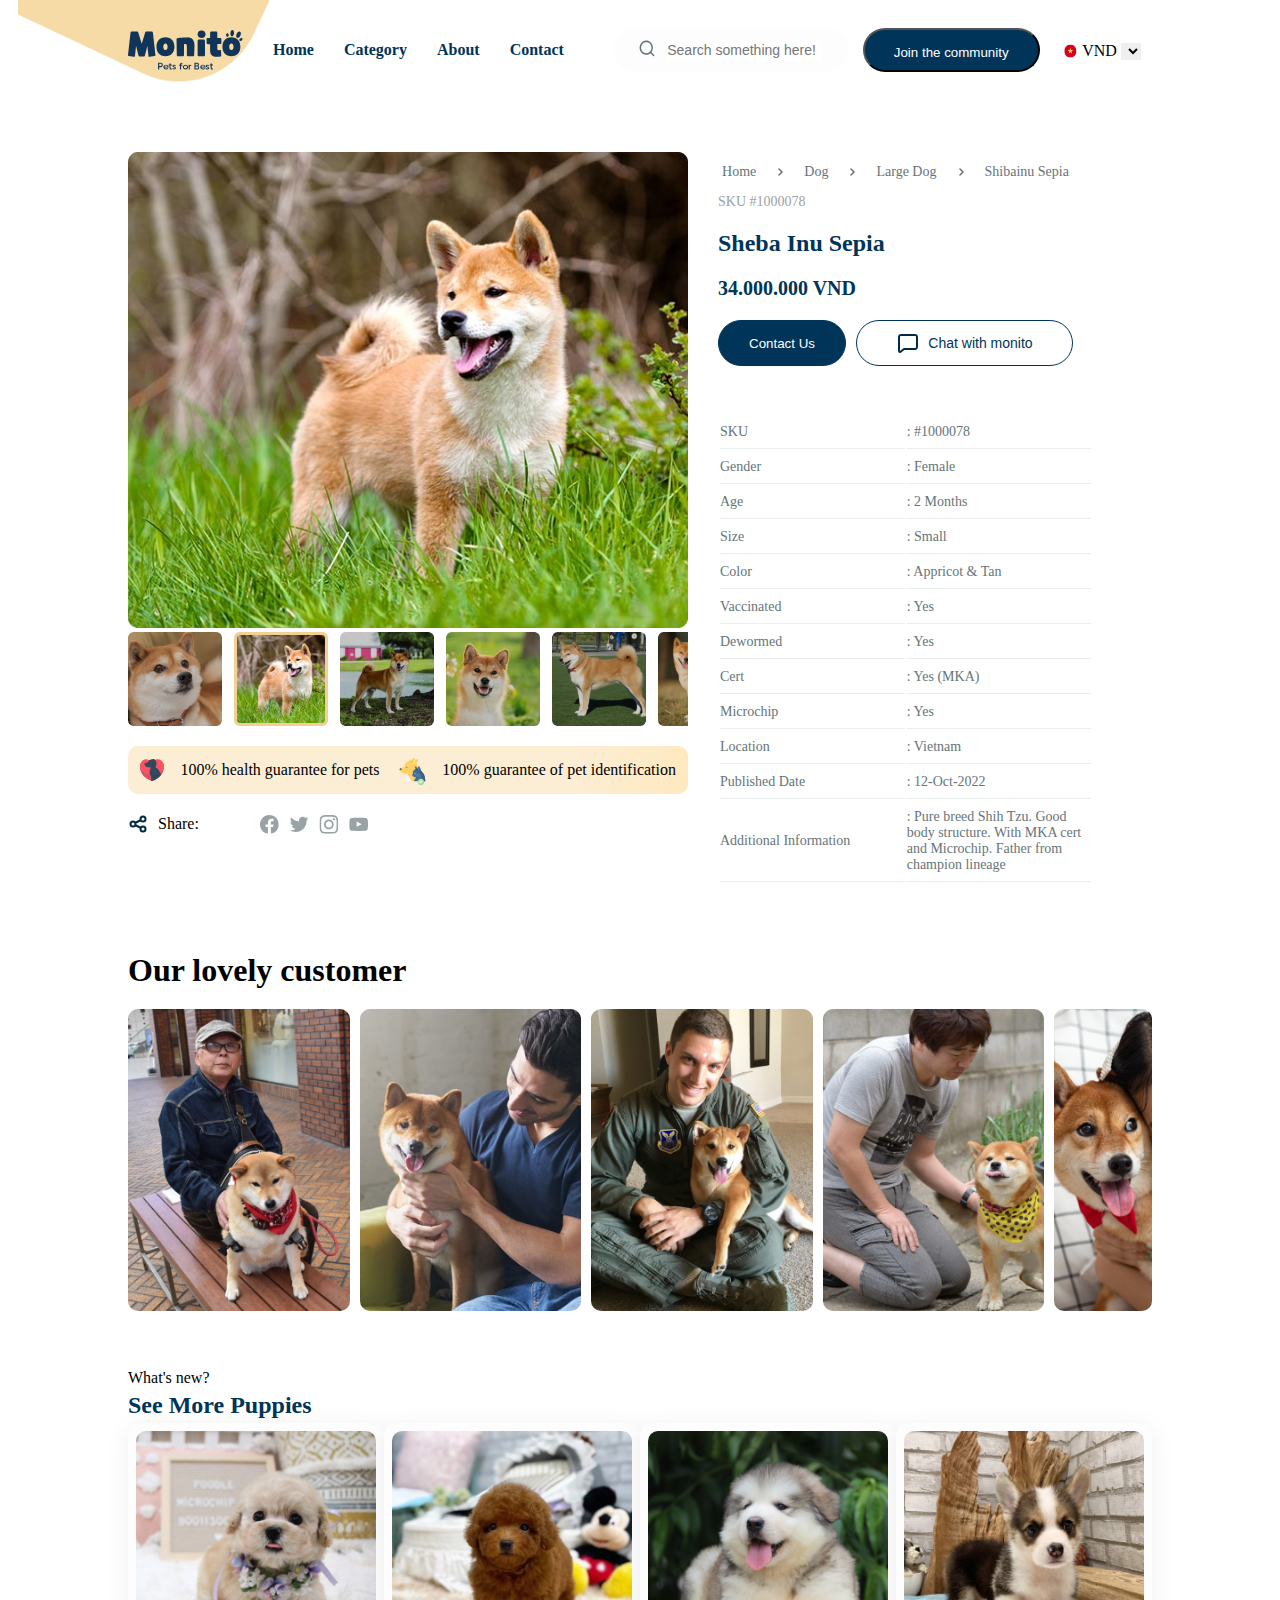
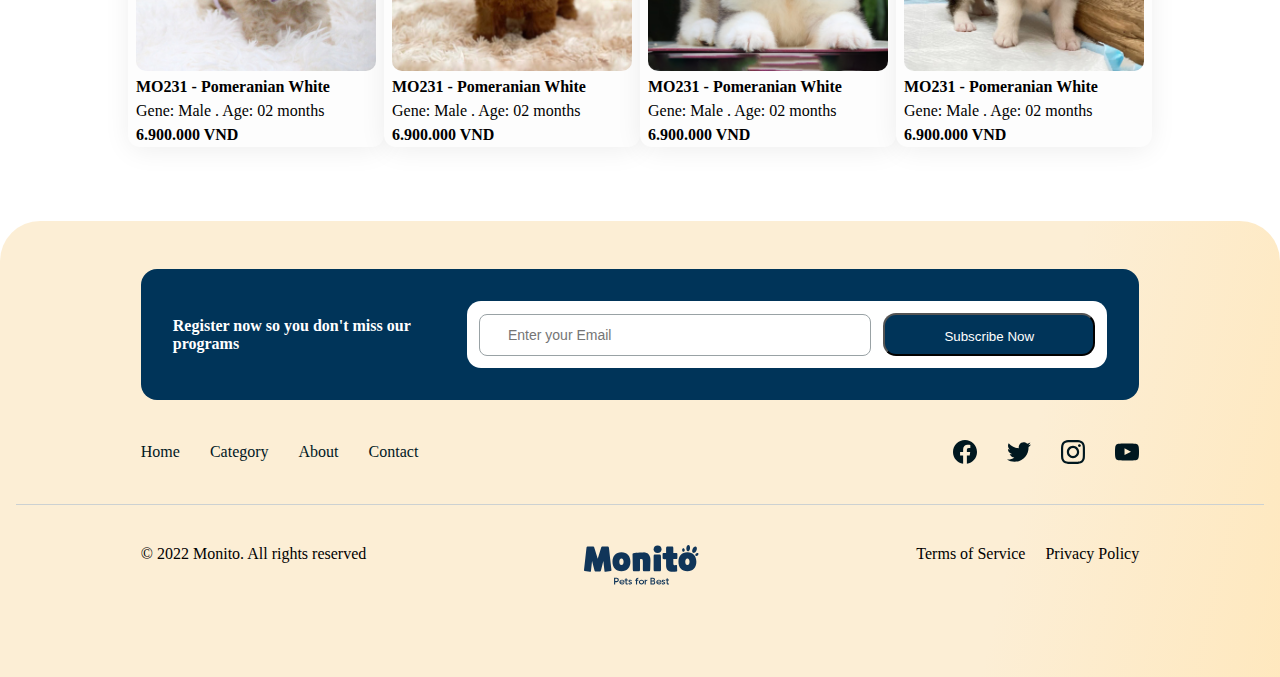
<file: product-details.html>
<!DOCTYPE html>
<html lang="en">
  <head>
    <meta charset="UTF-8" />
    <meta name="viewport" content="width=device-width, initial-scale=1.0" />
    <title>Monito | E-Commerce</title>
    <link rel="preconnect" href="https://fonts.googleapis.com" />
    <link rel="preconnect" href="https://fonts.gstatic.com" crossorigin />
    <link
      href="https://fonts.googleapis.com/css2?family=Barlow:ital,wght@0,300;0,400;0,500;0,700;0,900;1,800&family=Fraunces:ital,opsz,wght@0,9..144,100..900;1,9..144,100..900&family=Glory:ital,wght@0,100..800;1,100..800&family=Kumbh+Sans:wght@100..900&display=swap"
      rel="stylesheet"
    />
    <link rel="stylesheet" href="../styles/product-details.css" />
  </head>
  <body>
    <!-- Header -->
    <header>
      <section id="header">
        <!-- Navigation bar-->
        <nav>
          <div class="navbar">
            <div class="left-nav">
              <!-- Logo -->
              <img src="images/logo.svg" alt="" />
              <!-- Nav Links -->
              <a href="index.html">Home</a>
              <a href="#">Category</a>
              <a href="#">About</a>
              <a href="#">Contact</a>
            </div>

            <form action="">
              <!-- search bar -->
              <div class="input">
                <img src="images/search.svg" alt="" />
                <input type="text" placeholder="Search something here!" />
              </div>
              <!-- nav btn -->
              <button>Join the community</button>
              <div class="nav-dropdown">
                <img src="images/star.svg" alt="" />
                <label for="vnd" class="vnd">VND</label>
                <select name="vnd" id="vnd"></select>
              </div>
            </form>
          </div>
        </nav>
          <!-- mobile navigation -->
        
          <div class="mobile-nav">
          
            <div class="hamburger">
              <span class="bar"></span>
              <span class="bar"></span>
              <span class="bar"></span>
            </div>
            <!-- <a href="#">
              <img src="mobile-images/Hamburger_MD.svg" alt="" />
            </a> -->
            <a href="index.html">
              <img src="mobile-images/Frame (1).svg" alt="" />
            </a>
            <a href="#" class="search">
              <form action="">
                <input type="text" placeholder="Search">
                <img src="mobile-images/Vector.svg" alt="" />
              </form>
            </a>
          </div>
          <div class="m-nav-link">
            <a href="./index.html">Home</a>
                <a href="#">Category</a>
                <a href="#">About</a>
                <a href="#">Contact</a>
          </div>
      </section>
    </header>

    <main>
      <!-- Product details -->
      <section>
        <div class="details">
          <!-- main image -->
          <div class="details-img">
            <div class="main-img">
              <img src="images/details-img/image 2 (1).png" alt="" />
            </div>
            <div class="m-main-img">
              <img src="images/details-img/detailimg.png" alt="">
            </div>
            <!-- Thumbnails -->
            <div class="thumbnails">
              <img src="images/details-img/image 3 (1).png" alt="" />
              <img src="images/details-img/image 4 (1).png" alt="" />
              <img src="images/details-img/image 5 (1).png" alt="" />
              <img src="images/details-img/image 6.png" alt="" />
              <img src="images/details-img/image 7.png" alt="" />
              <img src="images/details-img/image 8 (1).png" alt="" />
            </div>
            <!-- mobile thumbnails -->
            <div class="m-thumnails">
              <img src="./images/details-img/thumbnail1.png" alt="">
              <img src="./images/details-img/thumbnail2.png" alt="">
              <img src="./images/details-img/thumbnail3.png" alt="">
              <img src="./images/details-img/thumbnail4.png" alt="">
              <img src="./images/details-img/thumbnail5.png" alt="">
              <img src="images/details-img/thumbnail6.png" alt="">
            </div>
            <div class="guarantee">
              <img src="images/details-img/Frame.svg" alt="" />
              <p>100% health guarantee for pets</p>
              <img src="images/details-img/Frame 110.svg" alt="" />
              <p>100% guarantee of pet identification</p>
            </div>
            <!-- share button and social icons -->
            <div class="share-social">
              <div class="share">
                <img src="images/details-img/Share_Android.svg" alt="" />
                <p>Share:</p>
              </div>
              <div class="social-nav">
                <img
                  src="images/details-img/Facebook - Negative.svg"
                  alt="Facebool link"
                />
                <img
                  src="images/details-img/Twitter - Negative.svg"
                  alt="twitter link"
                />
                <img
                  src="images/details-img/Instagram - Negative.svg"
                  alt="Instagram icon"
                />
                <img
                  src="images/details-img/YouTube - Negative.svg"
                  alt="Youtube icon"
                />
              </div>
            </div>
          </div>
          <div class="details-text">
            <div class="head">
              <p>Home</p>
              <img src="images/details-img/Caret_Right_SM.svg" alt="" />
              <p>Dog</p>
              <img src="images/details-img/Caret_Right_SM.svg" alt="" />
              <p>Large Dog</p>
              <img src="images/details-img/Caret_Right_SM.svg" alt="" />
              <p>Shibainu Sepia</p>
            </div>
            <h4>SKU #1000078</h4>
            <h1>Sheba Inu Sepia</h1>
            <h2>34.000.000 VND</h2>
            <div class="product-btn">
              <button>Contact Us</button>
              <button>
                <img src="images/details-img/Chat_Dots.svg" alt="" />Chat with
                monito
              </button>
            </div>

            <table>
              <tr>
                <td>SKU</td>
                <td>: #1000078</td>
              </tr>
              <tr>
                <td>Gender</td>
                <td>: Female</td>
              </tr>
              <tr>
                <td>Age</td>
                <td>: 2 Months</td>
              </tr>
              <tr>
                <td>Size</td>
                <td>: Small</td>
              </tr>
              <tr>
                <td>Color</td>
                <td>: Appricot & Tan</td>
              </tr>
              <tr>
                <td>Vaccinated</td>
                <td>: Yes</td>
              </tr>
              <tr>
                <td>Dewormed</td>
                <td>: Yes</td>
              </tr>
              <tr>
                <td>Cert</td>
                <td>: Yes (MKA)</td>
              </tr>
              <tr>
                <td>Microchip</td>
                <td>: Yes</td>
              </tr>
              <tr>
                <td>Location</td>
                <td>: Vietnam</td>
              </tr>
              <tr>
                <td>Published Date</td>
                <td>: 12-Oct-2022</td>
              </tr>
              <tr>
                <td>Additional Information</td>
                <td>
                  : Pure breed Shih Tzu. Good body structure. With MKA cert and
                  Microchip. Father from champion lineage
                </td>
              </tr>
            </table>
          </div>
          <div class="mobile-guarantee">
            <div>
              <img src="images/details-img/Frame.svg" alt="" />
              <p>100% health guarantee for pets</p>
            </div>
            <div>
              <img src="images/details-img/Frame 110.svg" alt="" />
              <p>100% guarantee of pet identification</p>
            </div>
          </div>
        </div>
      </section>

      <!-- our lovely customers -->
      <section>
        <div class="customer">
          <h1>Our lovely customer</h1>
          <div class="customer-img">
            <div><img src="images/details-img/image 22.png" alt="" /></div>
            <div><img src="images/details-img/image 22 (1).png" alt="" /></div>
            <div><img src="images/details-img/image 22 (2).png" alt="" /></div>
            <div><img src="images/details-img/image 22 (3).png" alt="" /></div>
            <div><img src="images/details-img/image 23.png" alt="" /></div>
          </div>
        </div>
        <div class="mobile-customer">
          <h1>Our lovely customer</h1>
          <div class="customer-img">
            <div><img src="images/details-img/image 22.png" alt="" /></div>
            <div><img src="images/details-img/image 23.png" alt="" /></div>
          </div>
        </div>
      </section>
      <!-- product page body -->
      <section>
        <div class="product">
          <div class="product-header">
            <p>What's new?</p>
            <h1>See More Puppies</h1>
          </div>
          <div class="product-body">
            <div class="card">
              <div class="card-img">
                <img src="images/view-more/image 2.png" alt="" />
              </div>
              <div class="card-desc">
                <h3>MO231 - Pomeranian White</h3>
                <p>Gene: <span>Male .</span> Age: <span>02 months</span></p>
                <h4>6.900.000 VND</h4>
              </div>
            </div>
            <div class="card">
              <div class="card-img">
                <img src="images/view-more/image 3.png" alt="" />
              </div>
              <div class="card-desc">
                <h3>MO231 - Pomeranian White</h3>
                <p>Gene: <span>Male .</span> Age: <span>02 months</span></p>
                <h4>6.900.000 VND</h4>
              </div>
            </div>
            <div class="card">
              <div class="card-img">
                <img src="images/view-more/image 4.png" alt="" />
              </div>
              <div class="card-desc">
                <h3>MO231 - Pomeranian White</h3>
                <p>Gene: <span>Male .</span> Age: <span>02 months</span></p>
                <h4>6.900.000 VND</h4>
              </div>
            </div>
            <div class="card">
              <div class="card-img">
                <img src="images/view-more/image 8.png" alt="" />
              </div>
              <div class="card-desc">
                <h3>MO231 - Pomeranian White</h3>
                <p>Gene: <span>Male .</span> Age: <span>02 months</span></p>
                <h4>6.900.000 VND</h4>
              </div>
            </div>
          </div>
        </div>
      </section>
    </main>
    <!-- footer -->
    <footer>
      <section class="">
        <div class="top-half">
          <div>
            <form action="">
              <label for="input"
                >Register now so you don't miss our programs</label
              >
              <div class="input-btn">
                <input type="text" placeholder="Enter your Email" />
                <button id="btn">Subscribe Now</button>
              </div>
            </form>
          </div>
          <!-- nav and socials -->
          <div class="nav-socials">
            <div class="nav">
              <a href="#">Home</a>
              <a href="#">Category</a>
              <a href="#">About</a>
              <a href="#">Contact</a>
            </div>
            <div class="socials">
              <img src="images/facebook.svg" alt="" />
              <img src="images/twitter.svg" alt="" />
              <img src="images/Instagram - Negative.svg" alt="" />
              <img src="images/youtube.svg" alt="" />
            </div>
          </div>
        </div>
      </section>
      <section>
        <div class="low-half">
          <p>&copy; 2022 Monito. All rights reserved</p>
          <div class="footer-logo">
            <img src="images/logo.svg" alt="" />
          </div>
          <div class="policy">
            <p>Terms of Service</p>
            <p>Privacy Policy</p>
          </div>
        </div>
      </section>
    </footer>
    <script src="./js/index.js"></script>
  </body>
</html>
</file>
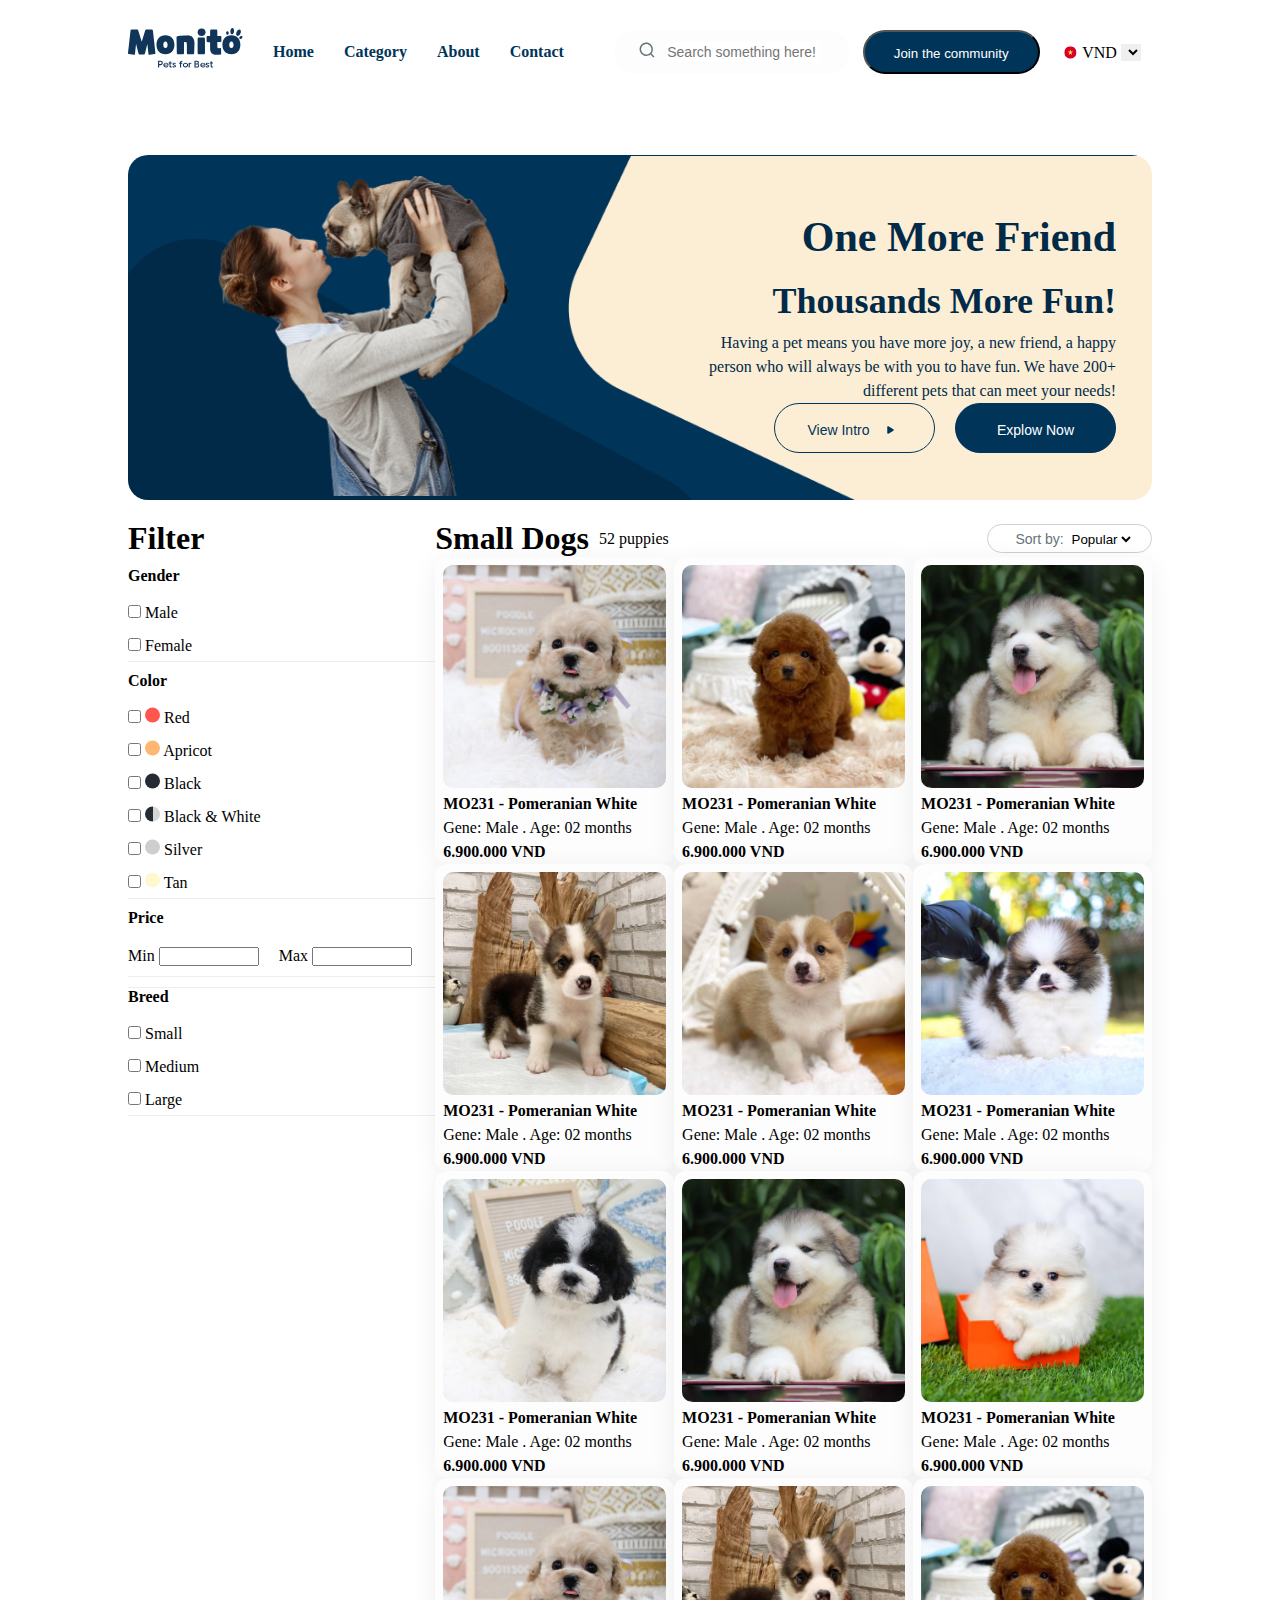
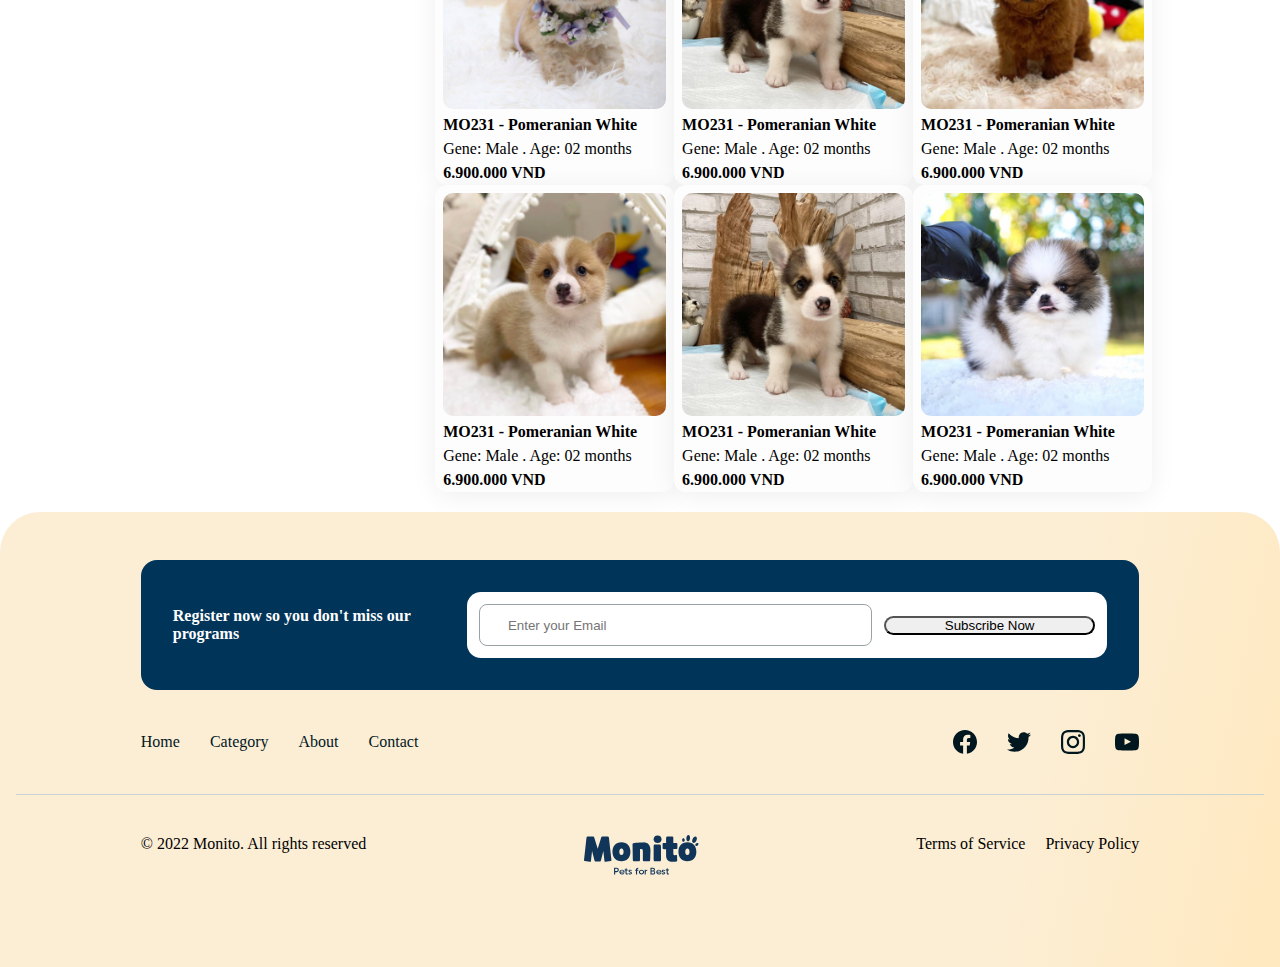
<file: view-more.html>
<!DOCTYPE html>
<html lang="en">
  <head>
    <meta charset="UTF-8" />
    <meta name="viewport" content="width=device-width, initial-scale=1.0" />
    <title>Monito | E-Commerce</title>
    <link rel="preconnect" href="https://fonts.googleapis.com" />
    <link rel="preconnect" href="https://fonts.gstatic.com" crossorigin />
    <link
      href="https://fonts.googleapis.com/css2?family=Barlow:ital,wght@0,300;0,400;0,500;0,700;0,900;1,800&family=Fraunces:ital,opsz,wght@0,9..144,100..900;1,9..144,100..900&family=Glory:ital,wght@0,100..800;1,100..800&family=Kumbh+Sans:wght@100..900&display=swap"
      rel="stylesheet"
    />
    <link rel="stylesheet" href="../styles/view-more.css" />
  </head>
  <body>
    <!-- Header -->
    <header>
      <section id="header">
        <!-- Navigation bar-->
        <nav>
          <div class="navbar">
            <div class="left-nav">
              <!-- Logo -->
              <a href="index.html">
                <img src="images/logo.svg" alt="" />
              </a>

              <!-- Nav Links -->
              <a href="index.html">Home</a>
              <a href="#">Category</a>
              <a href="#">About</a>
              <a href="#">Contact</a>
            </div>

            <form action="">
              <!-- search bar -->
              <div class="input">
                <img src="images/search.svg" alt="" />
                <input type="text" placeholder="Search something here!" />
              </div>
              <!-- nav btn -->
              <button>Join the community</button>
              <div class="nav-dropdown">
                <img src="images/star.svg" alt="" />
                <label for="vnd" class="vnd">VND</label>
                <select name="vnd" id="vnd"></select>
              </div>
            </form>
          </div>
        </nav>
          <!-- mobile navigation -->
        
          <div class="mobile-nav">
          
            <div class="hamburger">
              <span class="bar"></span>
              <span class="bar"></span>
              <span class="bar"></span>
            </div>
            <!-- <a href="#">
              <img src="mobile-images/Hamburger_MD.svg" alt="" />
            </a> -->
            <a href="index.html">
              <img src="mobile-images/Frame (1).svg" alt="" />
            </a>
            <a href="#" class="search">
              <form action="">
                <input type="text" placeholder="Search">
                <img src="mobile-images/Vector.svg" alt="" />
              </form>
            </a>
          </div>
          <div class="m-nav-link">
            <a href="./index.html">Home</a>
                <a href="#">Category</a>
                <a href="#">About</a>
                <a href="#">Contact</a>
          </div>
      </section>

      <!-- feature banner -->
      <section>
        <div class="feature-banner">
          <div class="feature-img">
            <img
              src="images/horizontal-shot-adult-girl-jeans-overalls-kissing-cute-puppy-while-raising-it-air-young-girl-being-love-with-her-dog-clothed-trendy-jumper-display-affection 3.png"
              alt=""
            />
           
          </div>
           <!-- feature image mobile -->
           <div class="m-feature-img">
            <img src="./images/view-more/group-portrait-adorable-puppies 1.png" alt="">
           </div>
          <div class="hero-text">
            <h1>One More Friend</h1>
            <h3>Thousands More Fun!</h3>
            <p>
              Having a pet means you have more joy, a new friend, a happy person
              who will always be with you to have fun. We have 200+ different
              pets that can meet your needs!
            </p>
            <div class="hero-btn">
              <button>
                View Intro <img src="images/Play_Circle.svg" alt="" />
              </button>
              <button>Explow Now</button>
            </div>
          </div>
        </div>
      </section>
      <!-- end of hero section  -->
    </header>

    <!-- main section -->
    <main>
      <!-- side bar -->
      <div class="side-bar">
        <div class="gender">
          <h1>Filter</h1>
          <h4>Gender</h4>
          <form action="">
            <input type="checkbox" />
            <label for="">Male</label> <br />

            <input type="checkbox" name="female" id="female" />
            <label for="female">Female</label>
          </form>
        </div>
        <div class="color">
          <h4>Color</h4>
          <form action="">
            <input type="checkbox" name="red" id="red" />
            <img src="images/view-more/Frame 74.svg" alt="" />
            <label for="red">Red</label> <br />

            <input type="checkbox" name="Apricot" id="Apricot" />
            <img src="images/view-more/Frame 74 (1).svg" alt="" />
            <label for="red">Apricot</label> <br />

            <input type="checkbox" name="black" id="black" />
            <img src="images/view-more/Frame 74 (2).svg" alt="" />
            <label for="red">Black</label> <br />

            <input type="checkbox" name="Black & White" id="Black & White" />
            <img src="images/view-more/Frame 74 (3).svg" alt="" />
            <label for="red">Black & White</label> <br />

            <input type="checkbox" name="silver" id="silver" />
            <img src="images/view-more/Frame 74 (4).svg" alt="" />
            <label for="red">Silver</label> <br />

            <input type="checkbox" name="tan" id="tan" />
            <img src="images/view-more/Frame 74 (5).svg" alt="" />
            <label for="red">Tan</label> <br />
          </form>
        </div>
        <div class="price">
          <h4>Price</h4>
          <form action="">
            <div class="min">
              <label for="min">Min</label>
              <input type="number" min="" />
            </div>
            <div class="max">
              <label for="max">Max</label>
              <input type="number" max="" />
            </div>
          </form>
        </div>
        <div class="breed">
          <h4>Breed</h4>
          <form action="">
            <input type="checkbox" />
            <label for="small">Small</label> <br />
            <input type="checkbox" />
            <label for="medium">Medium</label> <br />
            <input type="checkbox" name="large" id="" />
            <label for="large">Large</label>
          </form>
        </div>
      </div>
      <!-- product page -->
      <div class="product-page">
        <!-- mobile product header -->
        <div class="m-product-header">
          <div class="ph-top">
            <button>
              <form action="">
                <label for="">Sort by:</label>
                <select name="" id="">
                  <option value="Popular">Popular</option>
                  <option value="Popular"></option>
                </select>
              </form>
            </button>
            <div class="filter">
              <img src="images/view-more/Frame 132.svg" alt="">
              <h3>Filter</h3>
            </div>
          </div>
          <div class="m-sub-head">
            <h1>Small Dogs</h1>
            <p>52 puppies</p>
          </div>
          
        </div>
        <!-- product header desktop -->
        <div class="product-header">
          <div class="sub-head">
            <h1>Small Dogs</h1>
            <p>52 puppies</p>
          </div>
          <button>
            <form action="">
              <label for="">Sort by:</label>
              <select name="" id="">
                <option value="Popular">Popular</option>
                <option value="Popular"></option>
              </select>
            </form>
          </button>
        </div>
         <!-- mobile product page body -->
         <div class="m-product-body">
          <div class="card">
            <div class="card-img">
              <a href="product-details.html">
                <img src="images/view-more/image 2.png" alt="" />
              </a>
            </div>
            <div class="card-desc">
              <h3>MO231 - Pomeranian White</h3>
              <p>Gene: <span>Male .</span> Age: <span>02 months</span></p>
              <h4>6.900.000 VND</h4>
            </div>
          </div>
          <div class="card">
            <div class="card-img">
              <img src="images/view-more/image 3.png" alt="" />
            </div>
            <div class="card-desc">
              <h3>MO231 - Pomeranian White</h3>
              <p>Gene: <span>Male .</span> Age: <span>02 months</span></p>
              <h4>6.900.000 VND</h4>
            </div>
          </div>
          <div class="card">
            <div class="card-img">
              <img src="images/view-more/image 4.png" alt="" />
            </div>
            <div class="card-desc">
              <h3>MO231 - Pomeranian White</h3>
              <p>Gene: <span>Male .</span> Age: <span>02 months</span></p>
              <h4>6.900.000 VND</h4>
            </div>
          </div>
          <div class="card">
            <div class="card-img">
              <img src="images/view-more/image 8.png" alt="" />
            </div>
            <div class="card-desc">
              <h3>MO231 - Pomeranian White</h3>
              <p>Gene: <span>Male .</span> Age: <span>02 months</span></p>
              <h4>6.900.000 VND</h4>
            </div>
          </div>
          <div class="card">
            <div class="card-img">
              <img src="images/view-more/image 5.png" alt="" />
            </div>
            <div class="card-desc">
              <h3>MO231 - Pomeranian White</h3>
              <p>Gene: <span>Male .</span> Age: <span>02 months</span></p>
              <h4>6.900.000 VND</h4>
            </div>
          </div>
          <div class="card">
            <div class="card-img">
              <img src="images/view-more/image 9.png" alt="" />
            </div>
            <div class="card-desc">
              <h3>MO231 - Pomeranian White</h3>
              <p>Gene: <span>Male .</span> Age: <span>02 months</span></p>
              <h4>6.900.000 VND</h4>
            </div>
          </div>
          <div class="card">
            <div class="card-img">
              <img src="images/view-more/image 13.png" alt="" />
            </div>
            <div class="card-desc">
              <h3>MO231 - Pomeranian White</h3>
              <p>Gene: <span>Male .</span> Age: <span>02 months</span></p>
              <h4>6.900.000 VND</h4>
            </div>
          </div>
          <div class="card">
            <div class="card-img">
              <img src="images/view-more/image 14.png" alt="" />
            </div>
            <div class="card-desc">
              <h3>MO231 - Pomeranian White</h3>
              <p>Gene: <span>Male .</span> Age: <span>02 months</span></p>
              <h4>6.900.000 VND</h4>
            </div>
          </div>
          <div class="card">
            <div class="card-img">
              <img src="images/view-more/image 15.png" alt="" />
            </div>
            <div class="card-desc">
              <h3>MO231 - Pomeranian White</h3>
              <p>Gene: <span>Male .</span> Age: <span>02 months</span></p>
              <h4>6.900.000 VND</h4>
            </div>
          </div>
          <div class="card">
            <div class="card-img">
              <img src="images/view-more/image 16.png" alt="" />
            </div>
            <div class="card-desc">
              <h3>MO231 - Pomeranian White</h3>
              <p>Gene: <span>Male .</span> Age: <span>02 months</span></p>
              <h4>6.900.000 VND</h4>
            </div>
          </div>
          <div class="card">
            <div class="card-img">
              <img src="images/view-more/image 17.png" alt="" />
            </div>
            <div class="card-desc">
              <h3>MO231 - Pomeranian White</h3>
              <p>Gene: <span>Male .</span> Age: <span>02 months</span></p>
              <h4>6.900.000 VND</h4>
            </div>
          </div>
          <div class="card">
            <div class="card-img">
              <img src="images/view-more/image 18.png" alt="" />
            </div>
            <div class="card-desc">
              <h3>MO231 - Pomeranian White</h3>
              <p>Gene: <span>Male .</span> Age: <span>02 months</span></p>
              <h4>6.900.000 VND</h4>
            </div>
          </div>
          <div class="card">
            <div class="card-img">
              <img src="images/view-more/image 19.png" alt="" />
            </div>
            <div class="card-desc">
              <h3>MO231 - Pomeranian White</h3>
              <p>Gene: <span>Male .</span> Age: <span>02 months</span></p>
              <h4>6.900.000 VND</h4>
            </div>
          </div>
          <div class="card">
            <div class="card-img">
              <img src="images/view-more/image 17.png" alt="" />
            </div>
            <div class="card-desc">
              <h3>MO231 - Pomeranian White</h3>
              <p>Gene: <span>Male .</span> Age: <span>02 months</span></p>
              <h4>6.900.000 VND</h4>
            </div>
          </div>
          <div class="card">
            <div class="card-img">
              <img src="images/view-more/image 9.png" alt="" />
            </div>
            <div class="card-desc">
              <h3>MO231 - Pomeranian White</h3>
              <p>Gene: <span>Male .</span> Age: <span>02 months</span></p>
              <h4>6.900.000 VND</h4>
            </div>
          </div>
          <div class="card">
            <div class="card-img">
              <img src="images/view-more/image 9.png" alt="" />
            </div>
            <div class="card-desc">
              <h3>MO231 - Pomeranian White</h3>
              <p>Gene: <span>Male .</span> Age: <span>02 months</span></p>
              <h4>6.900.000 VND</h4>
            </div>
          </div>
          <div class="card">
            <div class="card-img">
              <img src="images/view-more/image 9.png" alt="" />
            </div>
            <div class="card-desc">
              <h3>MO231 - Pomeranian White</h3>
              <p>Gene: <span>Male .</span> Age: <span>02 months</span></p>
              <h4>6.900.000 VND</h4>
            </div>
          </div>
          <div class="card">
            <div class="card-img">
              <img src="images/view-more/image 9.png" alt="" />
            </div>
            <div class="card-desc">
              <h3>MO231 - Pomeranian White</h3>
              <p>Gene: <span>Male .</span> Age: <span>02 months</span></p>
              <h4>6.900.000 VND</h4>
            </div>
          </div>
          <div class="card">
            <div class="card-img">
              <img src="images/view-more/image 9.png" alt="" />
            </div>
            <div class="card-desc">
              <h3>MO231 - Pomeranian White</h3>
              <p>Gene: <span>Male .</span> Age: <span>02 months</span></p>
              <h4>6.900.000 VND</h4>
            </div>
          </div>
          <div class="card">
            <div class="card-img">
              <img src="images/view-more/image 9.png" alt="" />
            </div>
            <div class="card-desc">
              <h3>MO231 - Pomeranian White</h3>
              <p>Gene: <span>Male .</span> Age: <span>02 months</span></p>
              <h4>6.900.000 VND</h4>
            </div>
          </div>
        </div>
        <!-- product page body -->
        <div class="product-body">
          <div class="card">
            <div class="card-img">
              <a href="product-details.html">
                <img src="images/view-more/image 2.png" alt="" />
              </a>
            </div>
            <div class="card-desc">
              <h3>MO231 - Pomeranian White</h3>
              <p>Gene: <span>Male .</span> Age: <span>02 months</span></p>
              <h4>6.900.000 VND</h4>
            </div>
          </div>
          <div class="card">
            <div class="card-img">
              <img src="images/view-more/image 3.png" alt="" />
            </div>
            <div class="card-desc">
              <h3>MO231 - Pomeranian White</h3>
              <p>Gene: <span>Male .</span> Age: <span>02 months</span></p>
              <h4>6.900.000 VND</h4>
            </div>
          </div>
          <div class="card">
            <div class="card-img">
              <img src="images/view-more/image 4.png" alt="" />
            </div>
            <div class="card-desc">
              <h3>MO231 - Pomeranian White</h3>
              <p>Gene: <span>Male .</span> Age: <span>02 months</span></p>
              <h4>6.900.000 VND</h4>
            </div>
          </div>
          <div class="card">
            <div class="card-img">
              <img src="images/view-more/image 8.png" alt="" />
            </div>
            <div class="card-desc">
              <h3>MO231 - Pomeranian White</h3>
              <p>Gene: <span>Male .</span> Age: <span>02 months</span></p>
              <h4>6.900.000 VND</h4>
            </div>
          </div>
          <div class="card">
            <div class="card-img">
              <img src="images/view-more/image 5.png" alt="" />
            </div>
            <div class="card-desc">
              <h3>MO231 - Pomeranian White</h3>
              <p>Gene: <span>Male .</span> Age: <span>02 months</span></p>
              <h4>6.900.000 VND</h4>
            </div>
          </div>
          <div class="card">
            <div class="card-img">
              <img src="images/view-more/image 9.png" alt="" />
            </div>
            <div class="card-desc">
              <h3>MO231 - Pomeranian White</h3>
              <p>Gene: <span>Male .</span> Age: <span>02 months</span></p>
              <h4>6.900.000 VND</h4>
            </div>
          </div>
          <div class="card">
            <div class="card-img">
              <img src="images/view-more/image 13.png" alt="" />
            </div>
            <div class="card-desc">
              <h3>MO231 - Pomeranian White</h3>
              <p>Gene: <span>Male .</span> Age: <span>02 months</span></p>
              <h4>6.900.000 VND</h4>
            </div>
          </div>
          <div class="card">
            <div class="card-img">
              <img src="images/view-more/image 14.png" alt="" />
            </div>
            <div class="card-desc">
              <h3>MO231 - Pomeranian White</h3>
              <p>Gene: <span>Male .</span> Age: <span>02 months</span></p>
              <h4>6.900.000 VND</h4>
            </div>
          </div>
          <div class="card">
            <div class="card-img">
              <img src="images/view-more/image 15.png" alt="" />
            </div>
            <div class="card-desc">
              <h3>MO231 - Pomeranian White</h3>
              <p>Gene: <span>Male .</span> Age: <span>02 months</span></p>
              <h4>6.900.000 VND</h4>
            </div>
          </div>
          <div class="card">
            <div class="card-img">
              <img src="images/view-more/image 16.png" alt="" />
            </div>
            <div class="card-desc">
              <h3>MO231 - Pomeranian White</h3>
              <p>Gene: <span>Male .</span> Age: <span>02 months</span></p>
              <h4>6.900.000 VND</h4>
            </div>
          </div>
          <div class="card">
            <div class="card-img">
              <img src="images/view-more/image 17.png" alt="" />
            </div>
            <div class="card-desc">
              <h3>MO231 - Pomeranian White</h3>
              <p>Gene: <span>Male .</span> Age: <span>02 months</span></p>
              <h4>6.900.000 VND</h4>
            </div>
          </div>
          <div class="card">
            <div class="card-img">
              <img src="images/view-more/image 18.png" alt="" />
            </div>
            <div class="card-desc">
              <h3>MO231 - Pomeranian White</h3>
              <p>Gene: <span>Male .</span> Age: <span>02 months</span></p>
              <h4>6.900.000 VND</h4>
            </div>
          </div>
          <div class="card">
            <div class="card-img">
              <img src="images/view-more/image 19.png" alt="" />
            </div>
            <div class="card-desc">
              <h3>MO231 - Pomeranian White</h3>
              <p>Gene: <span>Male .</span> Age: <span>02 months</span></p>
              <h4>6.900.000 VND</h4>
            </div>
          </div>
          <div class="card">
            <div class="card-img">
              <img src="images/view-more/image 17.png" alt="" />
            </div>
            <div class="card-desc">
              <h3>MO231 - Pomeranian White</h3>
              <p>Gene: <span>Male .</span> Age: <span>02 months</span></p>
              <h4>6.900.000 VND</h4>
            </div>
          </div>
          <div class="card">
            <div class="card-img">
              <img src="images/view-more/image 9.png" alt="" />
            </div>
            <div class="card-desc">
              <h3>MO231 - Pomeranian White</h3>
              <p>Gene: <span>Male .</span> Age: <span>02 months</span></p>
              <h4>6.900.000 VND</h4>
            </div>
          </div>
        </div>
      </div>
    </main>
    <!-- footer -->
    <footer>
      <section class="">
        <div class="top-half">
          <div>
            <form action="">
              <label for="input"
                >Register now so you don't miss our programs</label
              >
              <div class="input-btn">
                <input type="text" placeholder="Enter your Email" />
                <button id="btn">Subscribe Now</button>
              </div>
            </form>
          </div>
          <!-- nav and socials -->
          <div class="nav-socials">
            <div class="nav">
              <a href="#">Home</a>
              <a href="#">Category</a>
              <a href="#">About</a>
              <a href="#">Contact</a>
            </div>
            <div class="socials">
              <img src="images/facebook.svg" alt="" />
              <img src="images/twitter.svg" alt="" />
              <img src="images/Instagram - Negative.svg" alt="" />
              <img src="images/youtube.svg" alt="" />
            </div>
          </div>
        </div>
      </section>
      <section>
        <div class="low-half">
          <p>&copy; 2022 Monito. All rights reserved</p>
          <div class="footer-logo">
            <img src="images/logo.svg" alt="" />
          </div>
          <div class="policy">
            <p>Terms of Service</p>
            <p>Privacy Policy</p>
          </div>
        </div>
      </section>
    </footer>
    <script src="./js/index.js"></script>
  </body>
</html>
</file>
<file: styles/product-details.css>
@import url("https://fonts.googleapis.com/css2?family=Barlow:ital,wght@0,300;0,400;0,500;0,700;0,900;1,800&family=Fraunces:ital,opsz,wght@0,9..144,100..900;1,9..144,100..900&family=Glory:ital,wght@0,100..800;1,100..800&family=Kumbh+Sans:wght@100..900&display=swap");

* {
  margin: 0;
  padding: 0;
  box-sizing: border-box;
}

body {
  overflow-x: hidden;
  max-width: 100%;
}

header {
  border-radius: 0 0 40 40;
}

nav {
  background-image: url(../images/bg-logo.png);
  background-repeat: no-repeat;
  background-size: 400px;
  background-position: 2% -15px;
}

/* hamburger menu */

.hamburger {
  display: none;
  cursor: pointer;
}

.mobile-nav {
  display: none;
}

.m-nav-link {
  display: none;
}

.navbar {
  width: 80%;
  margin: auto;
  display: flex;
  align-items: center;
  gap: 50px;
  padding-top: 28px;
  padding-bottom: 60px;
}

.left-nav {
  display: flex;
  align-items: center;
  justify-content: space-around;
  gap: 30px;
}

.left-nav a {
  font-size: 16px;
  font-weight: 700;
  line-height: 24px;
  color: #003459;
  text-decoration: none;
}



form {
  display: flex;
  gap: 14px;
  width: 615px;
  padding-right: 80px;
}

form .input {
  display: flex;
  justify-content: center;
  align-items: start;
  background-color: #fdfdfd;
  width: 280px;
  /* height: 44px; */
  border-radius: 46px;
  padding: 12px 20px 12px 16px;
  gap: 12px;
}

form img {
  width: 16.68px;
  /* height: 16.66px; */
  top: 1.65px;
  left: 1.65px;
}

form input {
  width: 153px;
  /* height: 20px; */
  font-size: 14px;
  font-weight: 500;
  line-height: 20px;
  border: none;
}

form input:focus {
  outline: 0;
}

form button {
  background-color: #003459;
  width: 203px;
  /* height: 44px; */
  border-radius: 57px;
  padding: 14px 28px 10px 28px;
  color: #fff;
}

form .nav-dropdown {
  width: 104px;
  /* height: 44px; */
  display: flex;
  align-items: center;
  justify-content: center;
  gap: 4px;
  padding: 10px 8px 8px 8px;
}

form select {
  border: none;
}

/*  */

.card {
  width: 100%;
  background-color: #fdfdfd;
  border-radius: 12px;
  padding: 8px 8px 0px 8px;
  gap: 8px;
  margin: auto;
  box-shadow: 0px 4px 28px -2px #00000014;
}
.card-img img {
  width: 100%;
  border-radius: 10px;
  margin: auto;
}

.card-desc {
  width: 100%;
  line-height: 24px;
}

.card-desc h3 {
  font-size: 16px;
  font-weight: 700;
  line-height: 24px;
}

main {
  width: 80%;
  display: flex;
  flex-direction: column;
  margin: 20px auto;
}
.details {
  width: 80%;
  display: flex;
  gap: 20px;
}

.details-img {
  width: 100%;
}

.m-main-img {
  display: none;
}

.thumbnails {
  width: 100%;
  display: flex;
  gap: 12px;
  margin-bottom: 20px;
}

.m-thumnails {
  display: none;
}

.guarantee {
  background: linear-gradient(
    102.87deg,
    #fceed5 6.43%,
    #fceed5 78.33%,
    #ffe7ba 104.24%
  );
  display: flex;
  align-items: center;
  justify-content: space-between;
  padding: 9px 12px 9px 12px;
  border-radius: 10px;
}

.mobile-guarantee {
  display: none;
}

.share-social {
  width: 240px;
  display: flex;
  justify-content: space-between;
  align-items: center;
  padding-top: 20px;
}

.social-nav {
  display: flex;
  justify-content: center;
  align-items: center;
  gap: 10px;
}
.share {
  display: flex;
  /* justify-content: space-around; */
  align-items: center;
  gap: 10px;
}

.details-text {
  width: 100%;
  /* padding: 20px; */
}

.details-text .head p {
  font-size: 14px;
  color: #667479;
}

.details-text .head {
  display: flex;
  align-items: center;
  justify-content: space-around;
  margin: 8px;
}

.details-text h4 {
  font-size: 14px;
  font-weight: 500;
  color: #99a2a5;
  margin: 10px;
}

.details-text h1 {
  font-size: 24px;
  font-size: 700;
  padding: 10px;
  color: #003459;
}

.details-text h2 {
  font-size: 20px;
  font-weight: 700;
  margin: 10px;
  color: #003459;
}

table {
  width: 100%;
  padding: 38px 0px;
  display: flex;
  margin: 10px;
  align-items: left;
  gap: 150px;
}
tr {
  padding: 130px;
}

td {
  width: 194px;
  border-bottom: 1px solid #ebeeef;
  padding: 8px 0px 8px 0px;
  font-size: 14px;
  font-weight: 500;
  /* margin: 70px; */
  color: #667479;
}

.customer h1{
  margin: 20px 0px;
}



.customer .customer-img{
  /* width: 80%; */
  display: flex;
  gap: 10px;
  border-radius: 10px;
  
}

.customer .customer-img img{
  width: 100%;
  border-radius: 10px;
}

.mobile-customer{
  display: none;
}


/* .details-text .head p {
  display: flex;
} */

.product {
  margin: 54px 0px;
}

.product-header h1 {
  font-size: 24px;
  font-weight: 700;
  line-height: 36px;
  color: #003459;
}

.product-btn {
  display: flex;
  gap: 10px;
  margin: 10px;
}

.product-btn button {
  display: flex;
  align-items: center;
  justify-content: center;
  width: 128px;
  /* height: 48px; */
  background-color: #003459;
  color: #fff;
  border-radius: 57px;
  border: 1.5px solid #003459;
  gap: 8px;
  margin-top: 10px;
  padding: 10px;
}

.product-btn button:last-child {
  width: 217px;
  background-color: transparent;
  color: #003459;
  display: flex;
  justify-content: center;
  align-items: center;
  font-size: 14px;
  font-weight: 500;
}

.product-page {
  width: 70%;
}

.product-page .product-header {
  display: flex;
  justify-content: space-between;
  align-items: center;
}

.product-page .product-header .sub-head {
  display: flex;
  align-items: center;
  gap: 10px;
}

.product-header button {
  width: 165px;
}

.product-body {
  width: 100%;
  display: grid;
  grid-template-columns: 1fr 1fr 1fr 1fr;
}
/* footer */

footer {
  background: linear-gradient(
    102.87deg,
    #fceed5 6.43%,
    #fceed5 78.33%,
    #ffe7ba 104.24%
  );

  width: 100%;
  min-height: 440px;
  border-radius: 40px 40px 0px 0px;
  position: relative;
  padding: 3rem 1rem;
}

.top-half {
  /* max-width: 1140px; */
  width: 100%;
  /* height: 200px; */
  margin: 0 auto;
  border-bottom: 1px solid #ccd1d2;
  /* padding: 0px 0px 40px 0px; */
  gap: 40px;
  display: flex;
  flex-direction: column;
  /* padding: 80px; */
  /* align-items: center; */
  /* justify-content: center; */
  /* position: absolute; */
  /* top: 80px; */
  /* left: 130px; */
}

.top-half form {
  background-color: #003459;
  width: 80%;
  margin: 0 auto;
  display: flex;
  align-items: center;
  justify-content: center;
  /* height: 116px; */
  padding: 32px;
  border-radius: 16px;
  gap: 20px;
}

.top-half form label {
  width: 30%;
  color: #fff;
  font-size: 16px;
  font-weight: 700;
}

.top-half form > div {
  width: 70%;
  background-color: #fff;
  /* height: 52px; */
  padding: 12px;
  gap: 12px;
  border-radius: 14px;
  display: flex;
  align-items: center;
  justify-content: center;
}

.top-half form > div input {
  width: 65%;
  height: 42px;
  padding: 14px 28px 14px 28px;
  border-radius: 8px;
  border: 1px solid #99a2a5;
  gap: 10px;
}

.top-half form > div input:focus {
  border: 0px;
  outline: none;
}

.top-half form > div button {
  width: 35%;
  border-radius: 13px;
}

.top-half .nav-socials {
  width: 80%;
  margin: 0 auto;
  display: flex;
  justify-content: space-between;
  padding-bottom: 40px;
}

.nav,
.socials {
  display: flex;
  justify-content: center;
  align-items: center;
  gap: 30px;
}

.nav a {
  text-decoration: none;
  color: #00171f;
  font-size: 16px;
  font-weight: 500;
}

.socials img {
  width: 24px;
  height: 24px;
  cursor: pointer;
}

.low-half {
  width: 80%;
  margin: 40px auto;
  /* position: absolute; */
  /* top: 360px; */
  /* left: 130px; */
  display: flex;
  justify-content: space-between;
  /* align-items: center; */
  /* column-gap: 100px; */
  /* padding-bottom: 50px; */
}

.policy {
  /* width: 33.33%; */
  display: flex;
  justify-content: space-around;
  gap: 20px;
  cursor: pointer;
}

@media screen and (max-width: 768px) {

  
  nav {
    display: none;
  }
  .left-nav  {
    display: none;
  }
  .navbar form {
    display: none;
  }
  .left-nav img {
    text-align: center;
  }

  header {
    width: 100%;
  }

  /* mobile navigation */

  .hamburger {
    display: block;
  }
  .hamburger.active .bar:nth-child(2) {
    opacity: 0;
  }
  .hamburger.active .bar:nth-child(1) {
    transform: translateY(8px) rotate(45deg);
  }
  .hamburger.active .bar:nth-child(3) {
    transform: translateY(-8px) rotate(-45deg);
  }

  .m-nav-link {
    display: none;
  }

  .m-nav-link {
    transition: 0.3s;
  }

  .m-nav-link.active {
    width: 100%;
    display: flex;
    flex-direction: column;
    background: transparent;

    /* padding: 0 20px; */
    text-align: center;
    border-radius: 20px;
    margin-left: 10px;
  }

  .m-nav-link a {
    font-size: 18px;
    text-decoration: none;
    padding: 15px 0px;
    color: #003459;
    font-weight: 700;
    transition: 0.3s ease;
  }

  .m-nav-link a:hover {
    color: #ffb775;
  }

  .bar {
    display: block;
    width: 25px;
    height: 3px;
    margin: 5px auto;
    -webkit-transition: all 0.3s ease-in-out;
    transition: all 0.3s ease-in-out;
    background-color: #000;
  }

  .mobile-nav {
    background-image: url(../images/bg-logo.png);
    background-repeat: no-repeat;
    background-position: center;
    background-size: 55%;
    display: flex;
    justify-content: space-around;
    /* margin-top: 10px; */
    padding: 0 14px 25px 10px;
  }

  .mobile-nav .search {
    max-width: 30px;
  }

  .mobile-nav .search form {
    width: 50px;
    display: inline-flex;
    align-items: center;
    background-color: transparent;
  }

  .mobile-nav .search :is(input, img) {
    background-color: transparent;
    border: none;
    outline: none;
  }

  .mobile-nav .search form input {
    width: 0;
    transition: width 0.3s;
  }

  .mobile-nav .search:focus-within input{
    width: 60px;

  }



  .details {
    width: 100%;
    margin: auto;
    flex-direction: column;
    justify-content: center;
    align-items: center;
    /* padding-top: 100px; */
    
  }

  .details-img {
    width: 100%;
margin: auto;
    /* padding-right: 400px; */
  }

  .main-img{
    display: none;
  }
  .m-main-img {
    display: block;
    border-radius: 10px;
  }

  .m-main-img img {
    border-radius: 10px;
  }

  .details .m-thumnails {
    display: flex;
    width: 100%;
    /* object-fit: cover; */
    gap: 10px;
  }

  .details .thumbnails {
    display: none;
  }

  .guarantee {
    display: none;
  }

  .mobile-guarantee {
    width: 100%;
    background: linear-gradient(
      102.87deg,
      #fceed5 6.43%,
      #fceed5 78.33%,
      #ffe7ba 104.24%
    );
    display: flex;
    flex-direction: column;
    padding: 9px 12px 9px 12px;
    border-radius: 10px;
  }

  .mobile-guarantee>div{
    display: flex;
    align-items: center;
    margin: 5px 0px;
    gap: 10px;
  }

  .customer {
    display: none;
  }

  .mobile-customer {
    width: 100%;
    display: grid;
    gap: 20px;
    
  }

  .mobile-customer h1{
    text-align: left;
    padding: 20px;
  }

  .mobile-customer .customer-img {
    display: grid;
    grid-template-columns: 1fr 1fr;
    gap: 10px;
  }

  .product-header p{
    display: none;
  }

  .product-body {
    width: 100%;
    grid-template-columns: 1fr 1fr;
  }

  

  
  footer {
    width: 100%;
    display: block;
  }

  .top-half {
    width: 90%;
    justify-content: center;
    align-items: center;
    left: 25px;
    top: 39px;
  }

  .top-half form {
    width: 100%;
    flex-direction: column;
    justify-content: center;
    align-items: center;
    /* height: auto; */
    /* margin: 0; */
    /* padding: 0; */
  }

  .top-half form label {
    width: 100%;
  }

  .input-btn {
    flex-direction: column;
    /* height: 80px; */
  }

  .top-half form > div input {
    width: 100%;
  }

  /* .top-half form > .input button#btn {
    background-color: #d70b63;
    width: 100%;
  } */

  form button#btn {
    width: 100%;
    /* height: 44px; */
    gap: 20px;
    border-radius: 12px;
    padding: 14px 28px 10px 28px;
    color: #fff;
  }

  .top-half form > div {
    width: 100%;
    background-color: #fff;
    padding: 12px;
    gap: 2px;
    border-radius: 14px;
    display: flex;
  }

  .nav-socials {
    flex-direction: column;
    row-gap: 18px;
  }

  .nav {
    width: 100%;
    justify-content: space-around;
  }

  .socials {
    margin-bottom: 0px;
  }

  .low-half {
    display: grid;
    grid-template-columns: 1fr;
    grid-template-areas:
      "img"
      "terms"
      "policy";
    width: 100%;
    margin: 40px auto;
    text-align: center;
    gap: 22px;
  }

  .policy {
    grid-area: terms;
    justify-content: center;
  }

  footer .footer-logo {
    grid-area: img;
  }
  .card {
    width: 100%;
    margin: auto;
  }

  .card-img img {
    width: 100%;
  }

  .card-desc {
    width: 100%;
  }
}
</file>
<file: styles/view-more.css>
@import url("https://fonts.googleapis.com/css2?family=Barlow:ital,wght@0,300;0,400;0,500;0,700;0,900;1,800&family=Fraunces:ital,opsz,wght@0,9..144,100..900;1,9..144,100..900&family=Glory:ital,wght@0,100..800;1,100..800&family=Kumbh+Sans:wght@100..900&display=swap");

* {
  margin: 0;
  padding: 0;
  box-sizing: border-box;
}

body {
  overflow-x: hidden;
  max-width: 100%;
}

header {
  border-radius: 0 0 40 40;
}

/* hamburger menu */

.hamburger {
  display: none;
  cursor: pointer;
}

.mobile-nav {
  display: none;
}

.m-nav-link {
  display: none;
}

.navbar {
  width: 80%;
  margin: auto;
  display: flex;
  align-items: center;
  gap: 50px;
  padding-top: 28px;
  padding-bottom: 60px;
}

.left-nav {
  display: flex;
  align-items: center;
  justify-content: space-around;
  gap: 30px;
}

.left-nav a {
  font-size: 16px;
  font-weight: 700;
  line-height: 24px;
  color: #003459;
  text-decoration: none;
}

nav form {
  display: flex;
  gap: 14px;
  width: 615px;
  padding-right: 80px;
}

nav form .input {
  display: flex;
  justify-content: center;
  align-items: start;
  background-color: #fdfdfd;
  width: 280px;
  /* height: 44px; */
  border-radius: 46px;
  padding: 12px 20px 12px 16px;
  gap: 12px;
}

nav form img {
  width: 16.68px;
  /* height: 16.66px; */
  top: 1.65px;
  left: 1.65px;
}

nav form input {
  width: 153px;
  /* height: 20px; */
  font-size: 14px;
  font-weight: 500;
  line-height: 20px;
  border: none;
}

nav form input:focus {
  outline: 0;
}

nav form button {
  background-color: #003459;
  width: 203px;
  /* height: 44px; */
  border-radius: 57px;
  padding: 14px 28px 10px 28px;
  color: #fff;
}

nav form .nav-dropdown {
  width: 104px;
  /* height: 44px; */
  display: flex;
  align-items: center;
  justify-content: center;
  gap: 4px;
  padding: 10px 8px 8px 8px;
}

nav form select {
  border: none;
}

.hero {
  width: 80%;
  margin: auto;
  display: grid;
  grid-template-columns: 40% 60%;
}

.hero-text {
  
  width: 100%;
  padding-top: 30px;
}

.hero-text h1 {
  font-size: 50px;
  font-weight: 800;
  color: #002a48;
  line-height: 68px;
}

.hero-text h3 {
  font-size: 36px;
  font-weight: 700;
  line-height: 60px;
  color: #002a48;
}

.hero-text p {
  color: #002a48;
  font-size: 16px;
  font-weight: 500;
  line-height: 24px;
}
.hero-btn {
  display: flex;
  gap: 20px;
}

.hero-text button {
  width: 161px;
  /* height: 48px; */
  border-radius: 57px;
  border: 1.5px solid #003459;
  gap: 8px;
  margin-top: 20px;
  padding: 14px 28px 10px 28px;
}

.hero-text button:first-child {
  background-color: transparent;
  color: #003459;
  display: flex;
  justify-content: center;
  align-items: center;
  font-size: 14px;
  font-weight: 500;
}

.hero-text button:last-child {
  background-color: #003459;
  color: #fff;
  font-size: 14px;
  font-weight: 500;
}

.card {
  width: 100%;
  background-color: #fdfdfd;
  border-radius: 12px;
  padding: 8px 8px 0px 8px;
  gap: 8px;
  margin: auto;
  box-shadow: 0px 4px 28px -2px #00000014;
}
.card-img img {
  width: 100%;
  border-radius: 10px;
  margin: auto;
}

.card-desc {
  width: 100%;
  line-height: 24px;
}

.card-desc h3 {
  font-size: 16px;
  font-weight: 700;
  line-height: 24px;
}

.features button {
  display: none;
}

.feature-banner {
  background-color: #003459;
  background-image: url(../images/Rectangle-9.png),
    url(../images/Rectangle1.png);
  background-repeat: no-repeat, no-repeat;
  background-position: right, bottom left;
  background-size: calc(57%);
  width: 80%;
  /* height: 378px; */
  margin: auto;
  border-radius: 20px;
  display: flex;
  align-items: center;
  justify-content: space-between;
  margin-top: 20px;
}

.feature-img {
  width: 50%;
  /* object-fit: cover; */
}

.feature-img img {
  width: 100%;
  /* height: 342px; */
}

.m-feature-img {
  display: none;
}
.feature-banner .hero-text {
  width: 50%;
  display: flex;
  flex-direction: column;
  align-items: flex-end;
  text-align: right;
  font-size: 16px;
  padding: 36px;
}

.feature-banner .hero-text h1 {
  font-size: 42px;
}

.feature-banner .hero-text p {
  font: 12px;
}

.feature-banner button {
  /* width: 120px; */
  margin-top: 0;
}

main {
  width: 80%;
  display: flex;
  margin: 20px auto;
}

.side-bar {
  width: 30%;
  display: flex;
  flex-direction: column;
  /* display: block; */
}

.side-bar form {
  margin: 10px 0px;
  width: 100%;
}

.side-bar form input,
.side-bar form label {
  margin: 10px 0px;
}

.gender h1 {
  padding-bottom: 10px;
}

.gender form {
  border-bottom: 1px solid #ebeeef;
}

.color form {
  border-bottom: 1px solid #ebeeef;
  align-self: center;
}

.side-bar .price form {
  display: flex;
  align-items: center;
  gap: 20px;
  border: none;
  border-bottom: 1px solid #ebeeef;
}

.side-bar .price form input {
  width: 100px;
}

.breed {
  border-top: 1px solid #ebeeef;
}

.breed form {
  border-bottom: 1px solid #ebeeef;
}

.product-page {
  width: 70%;
}

.m-product-body {
  display: none;
}

.m-product-header {
  display: none;
}

.product-page .product-header {
  display: flex;
  justify-content: space-between;
  align-items: center;
}

.product-page .product-header .sub-head {
  display: flex;
  align-items: center;
  gap: 10px;
}

.product-header button {
  width: 165px;
  border: none;
  background-color: transparent;
}

.product-header form {
  font-size: 14px;
  font-weight: 500;
  color: #667479;
  background-color: transparent;
  border: 1px solid #ccd1d2;
  border-radius: 20px;
  outline: none;
  padding: 6px 10px 4px 20px;
}

.product-header form select {
  background-color: transparent;
  border: 0;
  outline: 0;
}

.product-body {
  width: 100%;
  display: grid;
  grid-template-columns: 1fr 1fr 1fr;
}
/* footer */

footer {
  background: linear-gradient(
    102.87deg,
    #fceed5 6.43%,
    #fceed5 78.33%,
    #ffe7ba 104.24%
  );

  width: 100%;
  min-height: 440px;
  border-radius: 40px 40px 0px 0px;
  position: relative;
  padding: 3rem 1rem;
}

.top-half {
  /* max-width: 1140px; */
  width: 100%;
  /* height: 200px; */
  margin: 0 auto;
  border-bottom: 1px solid #ccd1d2;
  /* padding: 0px 0px 40px 0px; */
  gap: 40px;
  display: flex;
  flex-direction: column;
  /* padding: 80px; */
  /* align-items: center; */
  /* justify-content: center; */
  /* position: absolute; */
  /* top: 80px; */
  /* left: 130px; */
}

.top-half form {
  background-color: #003459;
  width: 80%;
  margin: 0 auto;
  display: flex;
  align-items: center;
  justify-content: center;
  /* height: 116px; */
  padding: 32px;
  border-radius: 16px;
  gap: 20px;
}

.top-half form label {
  width: 30%;
  color: #fff;
  font-size: 16px;
  font-weight: 700;
}

.top-half form > div {
  width: 70%;
  background-color: #fff;
  /* height: 52px; */
  padding: 12px;
  gap: 12px;
  border-radius: 14px;
  display: flex;
  align-items: center;
  justify-content: center;
}

.top-half form > div input {
  width: 65%;
  height: 42px;
  padding: 14px 28px 14px 28px;
  border-radius: 8px;
  border: 1px solid #99a2a5;
  gap: 10px;
}

.top-half form > div input:focus {
  border: 0px;
  outline: none;
}

.top-half form > div button {
  width: 35%;
  border-radius: 13px;
}

.top-half .nav-socials {
  width: 80%;
  margin: 0 auto;
  display: flex;
  justify-content: space-between;
  padding-bottom: 40px;
}

.nav,
.socials {
  display: flex;
  justify-content: center;
  align-items: center;
  gap: 30px;
}

.nav a {
  text-decoration: none;
  color: #00171f;
  font-size: 16px;
  font-weight: 500;
}

.socials img {
  width: 24px;
  height: 24px;
  cursor: pointer;
}

.low-half {
  width: 80%;
  margin: 40px auto;
  /* position: absolute; */
  /* top: 360px; */
  /* left: 130px; */
  display: flex;
  justify-content: space-between;
  /* align-items: center; */
  /* column-gap: 100px; */
  /* padding-bottom: 50px; */
}

.policy {
  /* width: 33.33%; */
  display: flex;
  justify-content: space-around;
  gap: 20px;
  cursor: pointer;
}

@media screen and (max-width: 768px) {
  body {
    margin: 0 10px;
  }
  nav {
    display: none;
  }
  .left-nav {
    display: none;
  }
  .navbar form {
    display: none;
  }
  .left-nav img {
    text-align: center;
  }

  header {
    width: 100%;
  }

  /* mobile navigation */

  .hamburger {
    display: block;
  }
  .hamburger.active .bar:nth-child(2) {
    opacity: 0;
  }
  .hamburger.active .bar:nth-child(1) {
    transform: translateY(8px) rotate(45deg);
  }
  .hamburger.active .bar:nth-child(3) {
    transform: translateY(-8px) rotate(-45deg);
  }

  .m-nav-link {
    display: none;
  }

  .m-nav-link {
    transition: 0.3s;
  }

  .m-nav-link.active {
    width: 100%;
    display: flex;
    flex-direction: column;
    background: transparent;

    /* padding: 0 20px; */
    text-align: center;
    border-radius: 20px;
    margin-left: 10px;
  }

  .m-nav-link a {
    font-size: 18px;
    text-decoration: none;
    padding: 15px 0px;
    color: #003459;
    font-weight: 700;
    transition: 0.3s ease;
  }

  .m-nav-link a:hover {
    color: #ffb775;
  }

  .bar {
    display: block;
    width: 25px;
    height: 3px;
    margin: 5px auto;
    -webkit-transition: all 0.3s ease-in-out;
    transition: all 0.3s ease-in-out;
    background-color: #000;
  }

  .mobile-nav {
    background-image: url(../images/bg-logo.png);
    background-repeat: no-repeat;
    background-position: center 590%;
    background-size: 58% 105%;
    display: flex;
    justify-content: space-around;
    /* margin-top: 10px; */
    padding: 2px 14px 25px 10px;
  }

  .mobile-nav .search {
    max-width: 30px;
  }

  .mobile-nav .search form {
    width: 50px;
    display: inline-flex;
    align-items: center;
    background-color: transparent;
  }

  .mobile-nav .search :is(input, img) {
    background-color: transparent;
    border: none;
    outline: none;
  }

  .mobile-nav .search form input {
    width: 0;
    transition: width 0.3s;
  }

  .mobile-nav .search:focus-within input {
    width: 60px;
  }

  header {
    width: 100%;
  }

  .hero {
    width: 100%;
    margin: auto;
    /* padding: 20px; */
    gap: 44px;
    grid-template-columns: 1fr;
  }
  .hero-text,
  .hero-img {
    width: 100%;
    text-align: left;
    padding: 20px;
  }

  .hero-img {
    margin: auto;
    padding: 0;
  }

  .hero-text button {
    /* margin: auto; */
    gap: 2px;
    margin-top: 10px;
  }
  .features {
    width: 100%;
    grid-template-columns: 1fr 1fr;
    margin: auto;
    gap: 5px;
  }

  /* #whatsnew {
    width: 100%;
    margin: auto;
  } */

  #whatsnew button {
    width: 80%;
    padding: 10px;
    margin: auto;
    display: flex;
    justify-content: center;
    align-items: center;
    border-radius: 57px;
    border: 1.5px solid rgba(0, 52, 89, 1);
    gap: 8px;
    color: #003459;
    font-size: 16px;
    font-weight: 500;
  }

  .features-header .sub-header h4 {
    font-size: 20px;
    font-weight: 700;
  }

  .features-header button {
    display: none;
  }

  .feature-banner {
    background-image: url(../images/view-more/Rectangle\ 1.png);
    background-repeat: no-repeat;
    background-position: bottom;
    background-size: 100%;
    background-color: #fceed5;
    width: 100%;
    flex-direction: column-reverse;
  }

  .feature-banner .hero-text {
    width: 100%;
    background-image: none;
  }

  .feature-banner .hero-text h1 {
    font-size: 36px;
    font-weight: 800;
    line-height: 54px;
  }

  .feature-banner .hero-text h3 {
    font-size: 24px;
    font-weight: 700;
    line-height: 36px;
  }

  .feature-img {
    display: none;
  }

  .m-feature-img {
    display: block;
    width: 100%;
    object-fit: cover;
  }

  .m-feature-img img {
    width: 100%;
    object-fit: cover;
    border-radius: 30px;
  }

  .feature-banner {
    width: 100%;
    align-items: flex-start;
    justify-content: flex-start;
    text-align: left;
  }

  .feature-banner .hero-text {
    align-items: flex-start;
    justify-content: flex-start;
    text-align: left;
    /* text-align: center; */
  }

  main {
    flex-direction: column;
    width: 100%;
  }

  .product-page .product-header {
    display: none;
  }

  /* .m-product-header {
    display: flex;
  } */

  .ph-top {
    display: flex;
    justify-content: space-between;
    margin: 20px 0;
  }

  .filter {
    display: flex;
    align-items: center;
    gap: 2px;
  }

  .ph-top button {
    width: 165px;
    border: none;
    background-color: transparent;
  }

  .ph-top form {
    font-size: 14px;
    font-weight: 500;
    color: #667479;
    background-color: transparent;
    border: 1px solid #ccd1d2;
    border-radius: 20px;
    outline: none;
    padding: 6px 10px 4px 20px;
  }

  .ph-top form select {
    background-color: transparent;
    border: 0;
    outline: 0;
  }

  .m-sub-head {
    display: flex;
    align-items: center;
    gap: 20px;
  }
  .m-product-header {
    width: 100%;
    display: flex;
    flex-direction: column;
  }

  .product-page {
    width: 100%;
  }

  .side-bar {
    display: none;
  }

  .product-body {
    display: none;
  }

  .m-product-body {
    width: 100%;
    display: grid;
    grid-template-columns: 1fr 1fr;
    margin: auto;
  }

  #our-product,
  .our-product {
    display: none;
  }

  .sponsors-body,
  #sponsors {
    display: none;
  }

  .adoption {
    display: none;
  }

  #yak {
    width: 100%;
    grid-template-columns: 1fr;
    padding: 8px;
  }

  #yak .card {
    width: 100%;
    height: auto;
    margin: 10px;
  }

  .yak .features-header h4 {
    color: #003459;
  }

  .yak-body button {
    width: 100%;
    margin: 8px;
    display: flex;
    align-items: center;
    justify-content: center;
    border-radius: 20px;
    height: 48px;
    color: #003459;
    border: 1.5px solid #003459;
    padding: 14px 28px 14px 28px;
    gap: 8px;
  }

  footer {
    width: 100%;
    display: block;
  }

  .top-half {
    width: 90%;
    justify-content: center;
    align-items: center;
    left: 25px;
    top: 39px;
  }

  .top-half form {
    width: 100%;
    flex-direction: column;
    justify-content: center;
    align-items: center;
    /* height: auto; */
    /* margin: 0; */
    /* padding: 0; */
  }

  .top-half form label {
    width: 100%;
  }

  .input-btn {
    flex-direction: column;
    /* height: 80px; */
  }

  .top-half form > div input {
    width: 100%;
  }

  /* .top-half form > .input button#btn {
    background-color: #d70b63;
    width: 100%;
  } */

  form button#btn {
    width: 100%;
    /* height: 44px; */
    gap: 20px;
    border-radius: 12px;
    padding: 14px 28px 10px 28px;
    color: #fff;
  }

  .top-half form > div {
    width: 100%;
    background-color: #fff;
    padding: 12px;
    gap: 2px;
    border-radius: 14px;
    display: flex;
  }

  .nav-socials {
    flex-direction: column;
    row-gap: 18px;
  }

  .nav {
    width: 100%;
    justify-content: space-around;
  }

  .socials {
    margin-bottom: 0px;
  }

  .low-half {
    display: grid;
    grid-template-columns: 1fr;
    grid-template-areas:
      "img"
      "terms"
      "policy";
    width: 100%;
    margin: 40px auto;
    text-align: center;
    gap: 22px;
  }

  .policy {
    grid-area: terms;
    justify-content: center;
  }

  footer .footer-logo {
    grid-area: img;
  }
  .card {
    width: 100%;
    margin: auto;
  }

  .card-img img {
    width: 100%;
  }

  .card-desc {
    width: 100%;
  }
}
</file>
